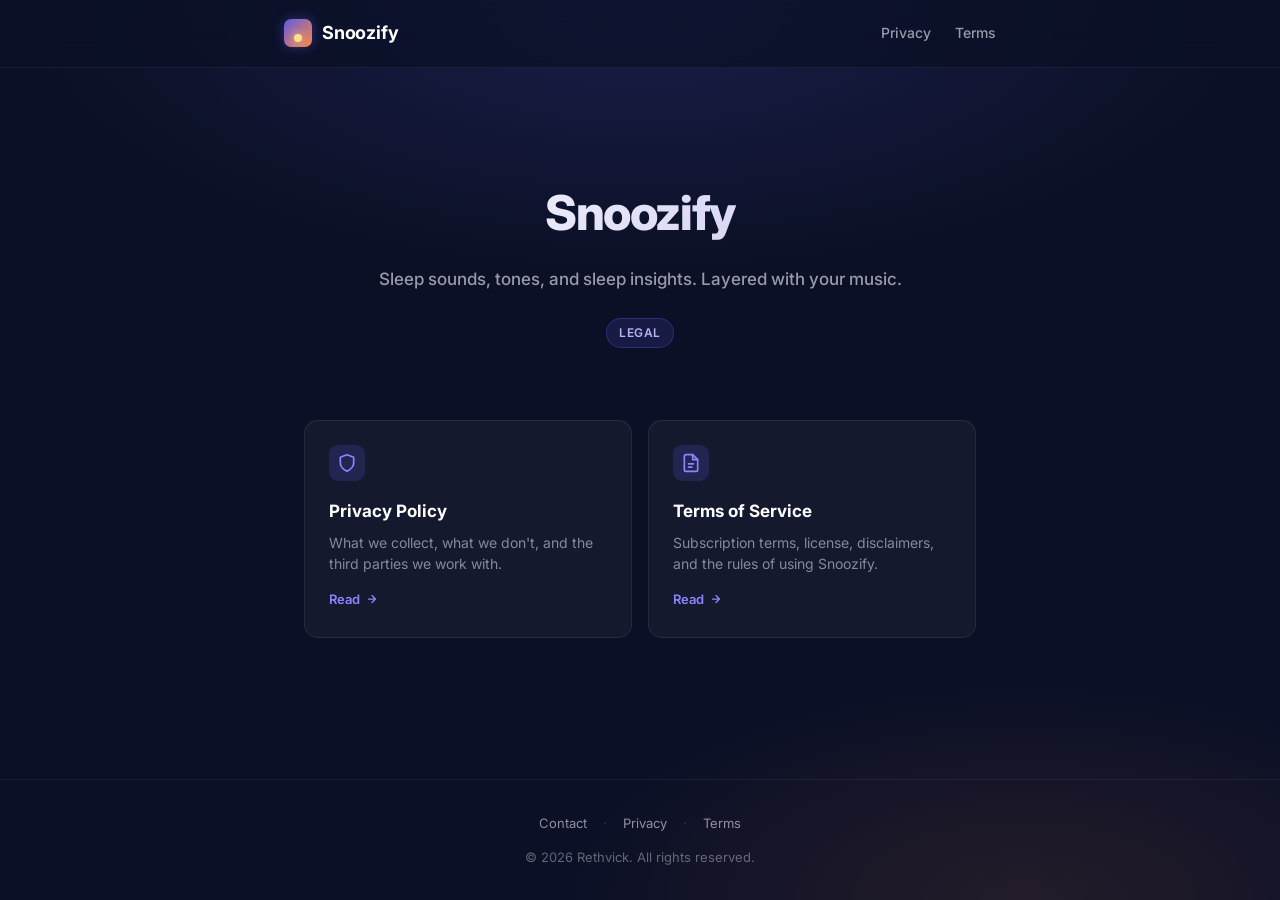
<file: index.html>
<!DOCTYPE html>
<html lang="en">
<head>
<meta charset="utf-8">
<meta name="viewport" content="width=device-width, initial-scale=1">
<title>Snoozify - Legal</title>
<meta name="description" content="Legal documents for Snoozify, the sleep sounds and Apple Music mixer.">
<link rel="stylesheet" href="style.css">
</head>
<body>
<header class="site-header">
  <div class="wrap">
    <a href="index.html" class="brand">
      <span class="brand-mark"></span>
      Snoozify
    </a>
    <nav class="site-nav">
      <a href="privacy.html">Privacy</a>
      <a href="terms.html">Terms</a>
    </nav>
  </div>
</header>

<main>
  <section class="hero">
    <h1>Snoozify</h1>
    <p class="subtitle">Sleep sounds, tones, and sleep insights. Layered with your music.</p>
    <span class="tag">Legal</span>
  </section>

  <section class="cards">
    <a class="card" href="privacy.html">
      <div class="card-icon">
        <svg width="20" height="20" viewBox="0 0 24 24" fill="none" stroke="currentColor" stroke-width="2" stroke-linecap="round" stroke-linejoin="round">
          <path d="M12 22s8-4 8-10V5l-8-3-8 3v7c0 6 8 10 8 10z"/>
        </svg>
      </div>
      <h3>Privacy Policy</h3>
      <p>What we collect, what we don't, and the third parties we work with.</p>
      <span class="card-arrow">Read
        <svg width="12" height="12" viewBox="0 0 24 24" fill="none" stroke="currentColor" stroke-width="2.5" stroke-linecap="round" stroke-linejoin="round"><path d="M5 12h14M12 5l7 7-7 7"/></svg>
      </span>
    </a>
    <a class="card" href="terms.html">
      <div class="card-icon">
        <svg width="20" height="20" viewBox="0 0 24 24" fill="none" stroke="currentColor" stroke-width="2" stroke-linecap="round" stroke-linejoin="round">
          <path d="M14 2H6a2 2 0 0 0-2 2v16a2 2 0 0 0 2 2h12a2 2 0 0 0 2-2V8z"/>
          <polyline points="14 2 14 8 20 8"/>
          <line x1="9" y1="13" x2="15" y2="13"/>
          <line x1="9" y1="17" x2="13" y2="17"/>
        </svg>
      </div>
      <h3>Terms of Service</h3>
      <p>Subscription terms, license, disclaimers, and the rules of using Snoozify.</p>
      <span class="card-arrow">Read
        <svg width="12" height="12" viewBox="0 0 24 24" fill="none" stroke="currentColor" stroke-width="2.5" stroke-linecap="round" stroke-linejoin="round"><path d="M5 12h14M12 5l7 7-7 7"/></svg>
      </span>
    </a>
  </section>
</main>

<footer class="site-footer">
  <div>
    <a href="mailto:rethvickofficial@gmail.com">Contact</a>
    <span class="dot">&middot;</span>
    <a href="privacy.html">Privacy</a>
    <span class="dot">&middot;</span>
    <a href="terms.html">Terms</a>
  </div>
  <div style="margin-top: 12px;">&copy; 2026 Rethvick. All rights reserved.</div>
</footer>
</body>
</html>
</file>
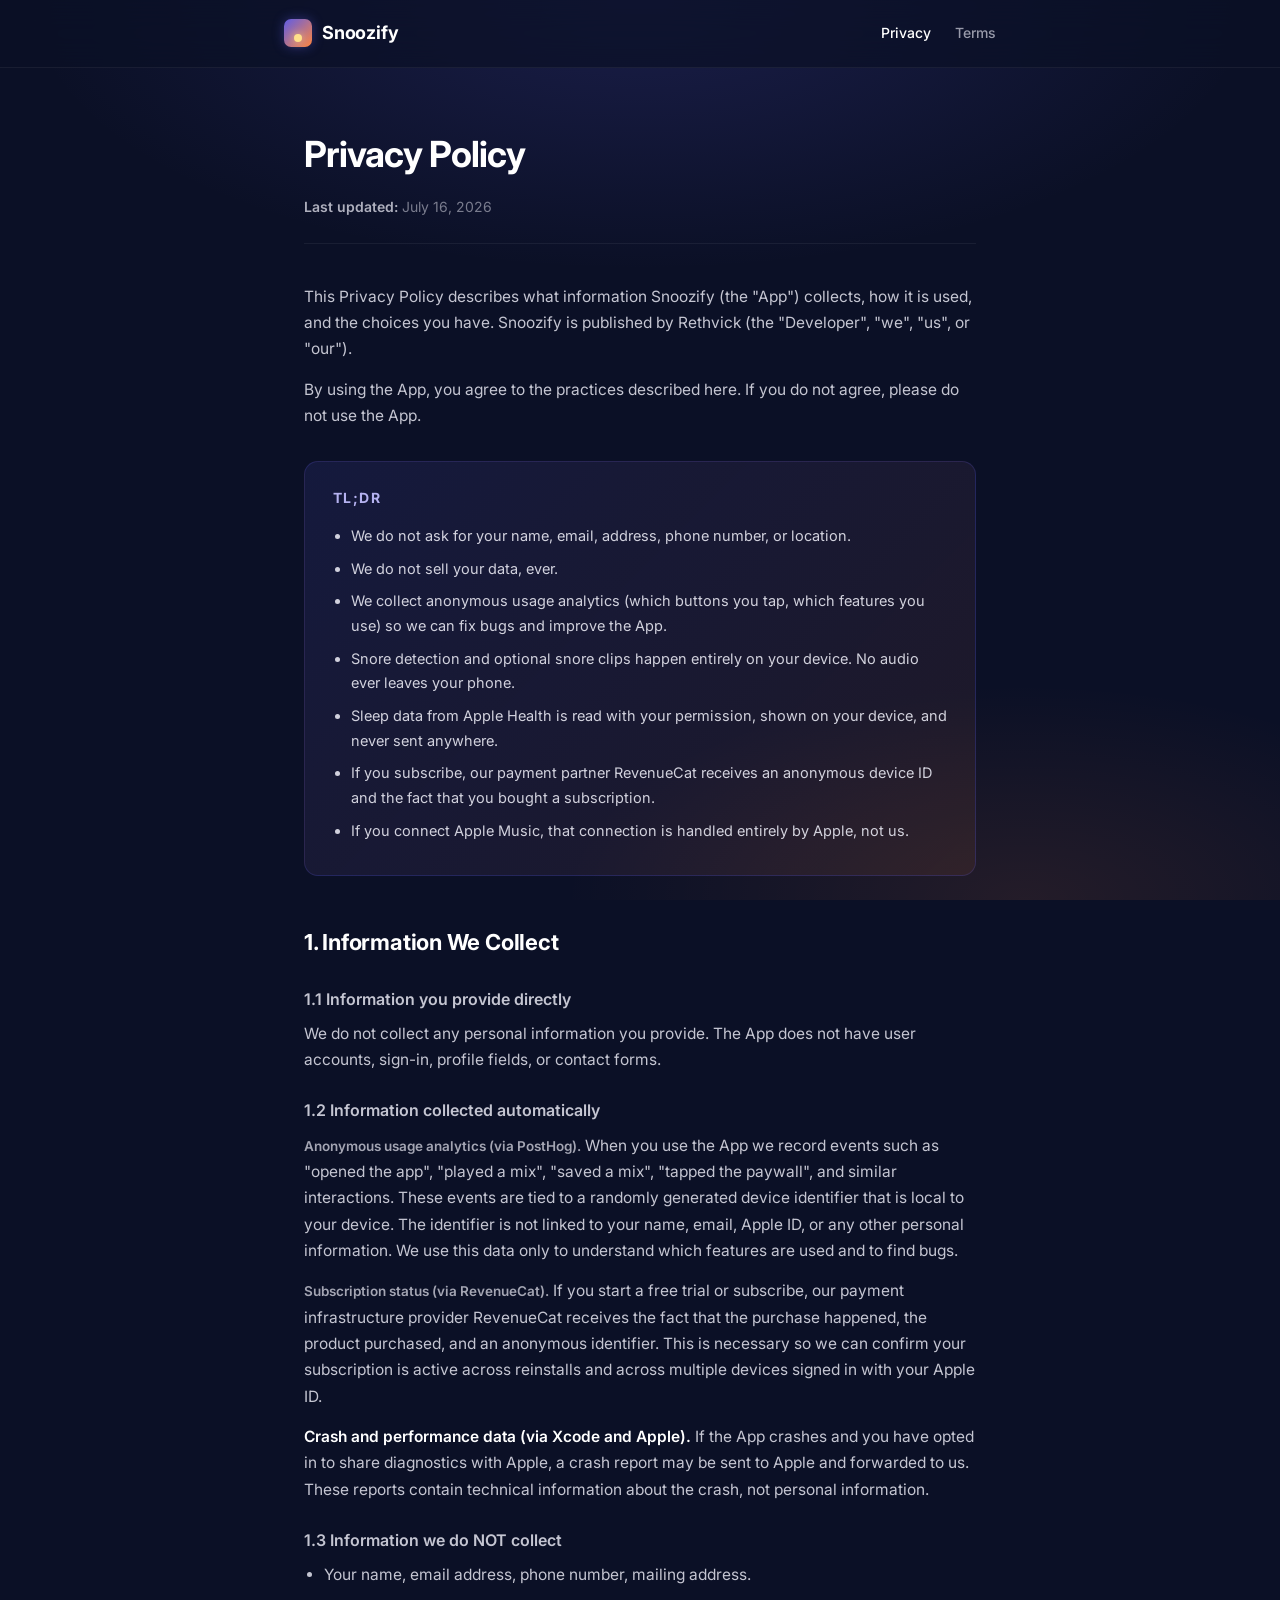
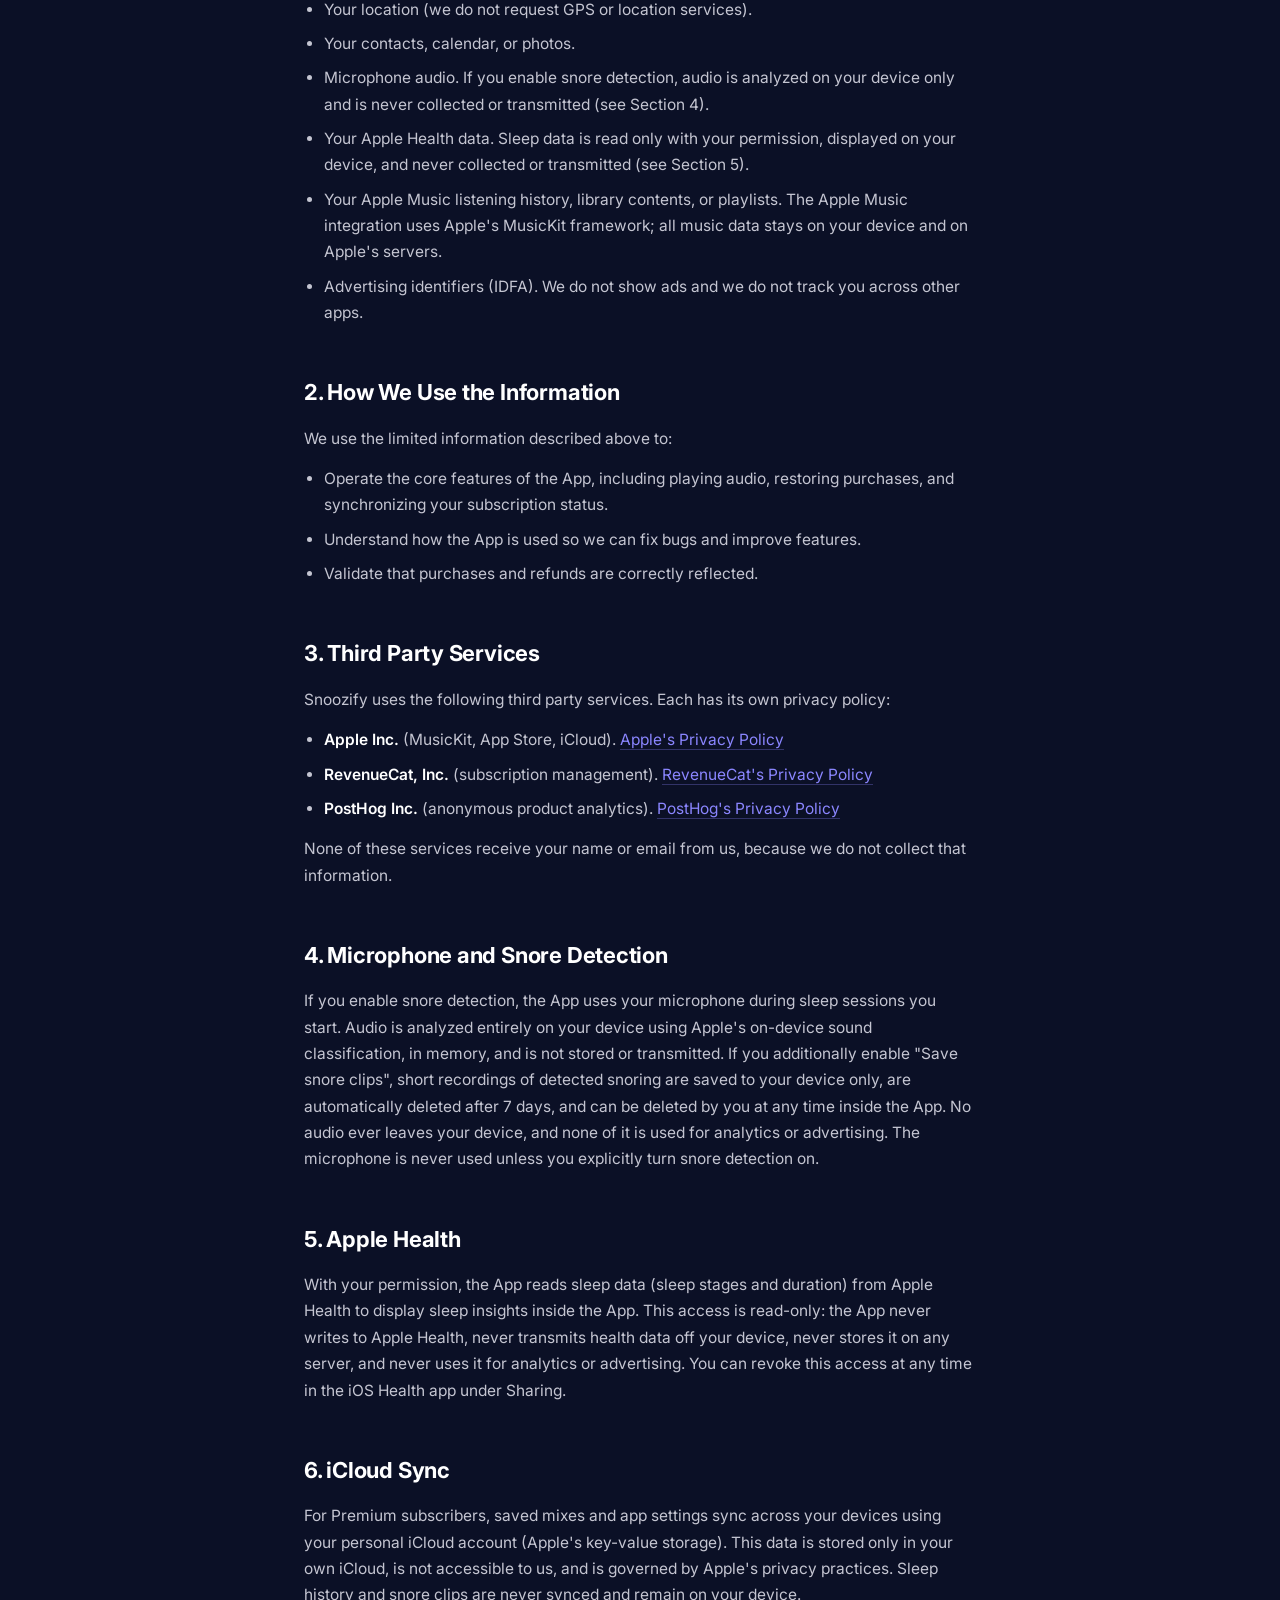
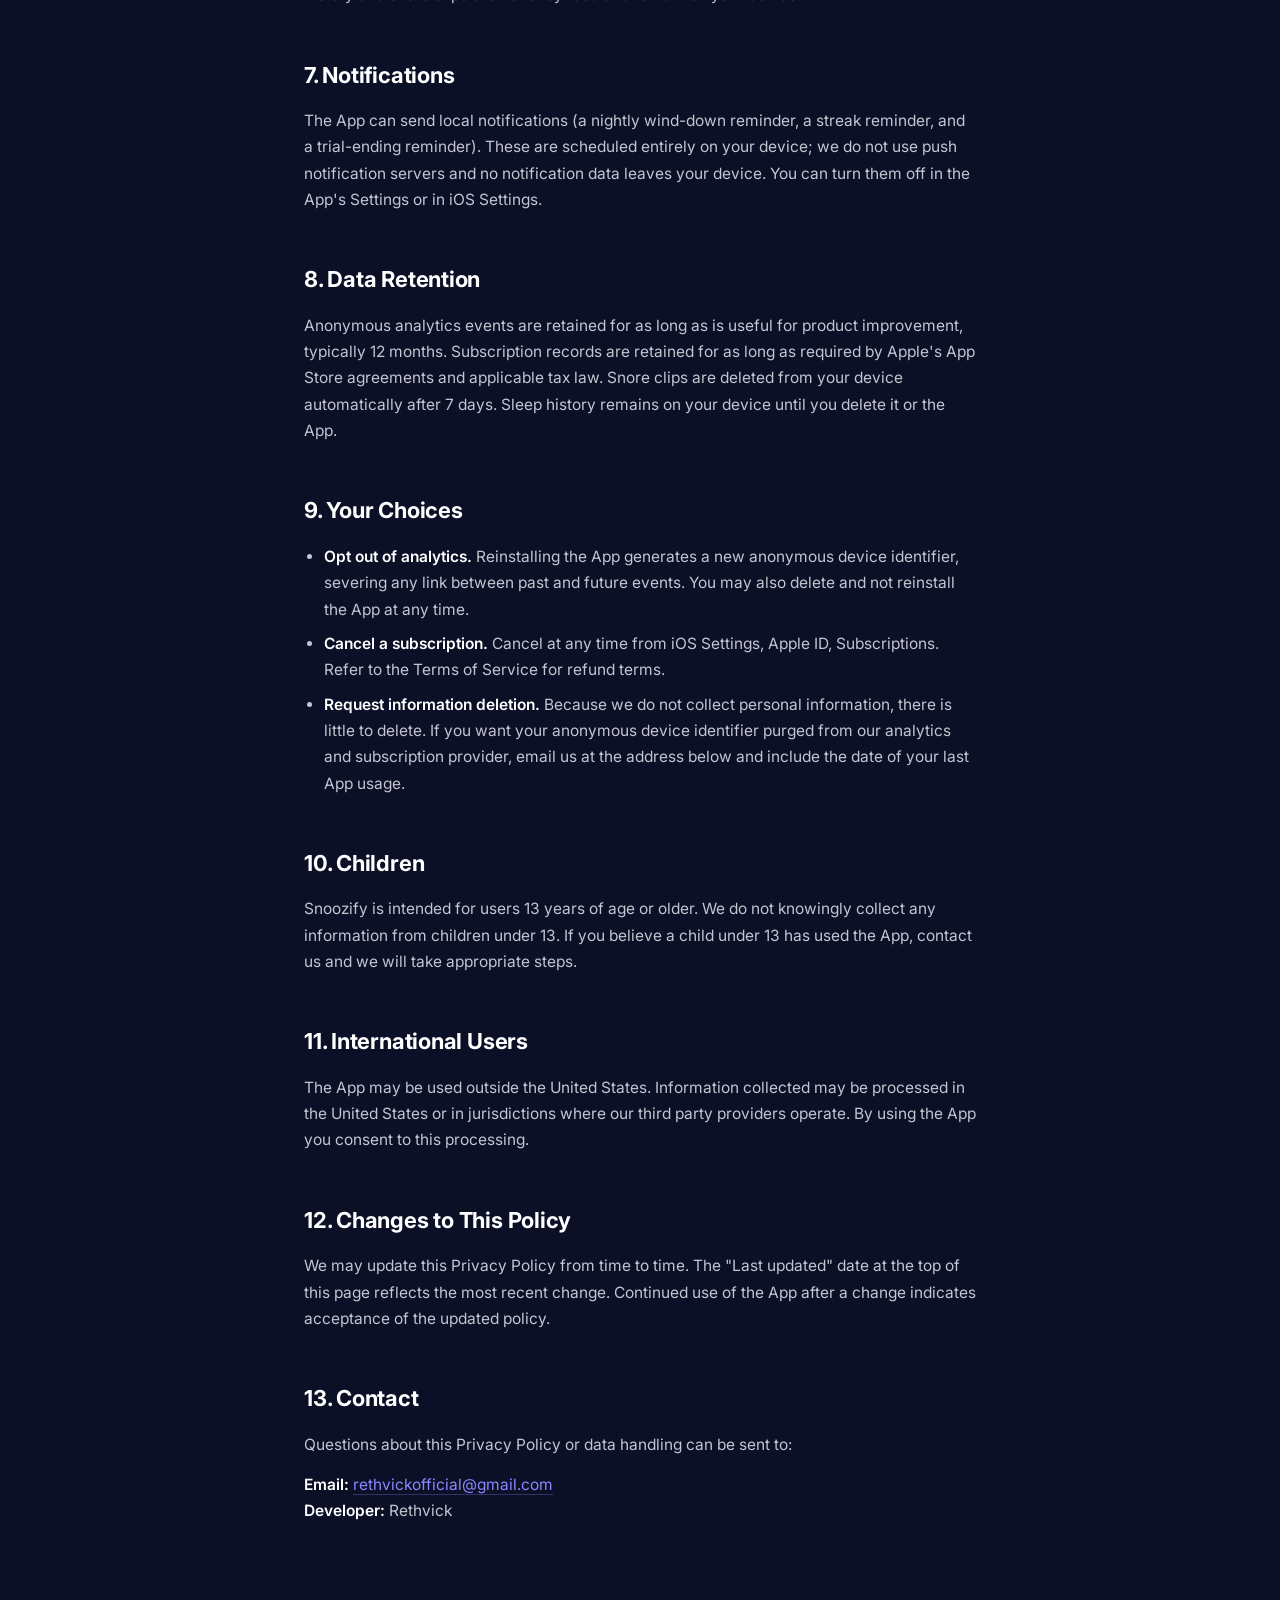
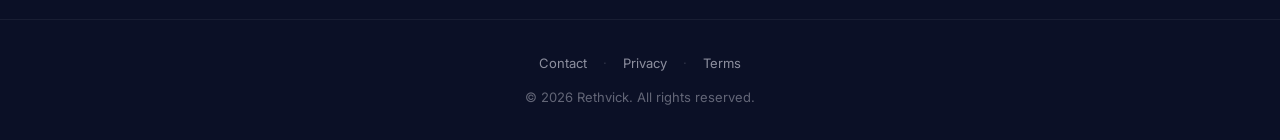
<file: privacy.html>
<!DOCTYPE html>
<html lang="en">
<head>
<meta charset="utf-8">
<meta name="viewport" content="width=device-width, initial-scale=1">
<title>Privacy Policy - Snoozify</title>
<meta name="description" content="Privacy Policy for Snoozify. What we collect, how we use it, and the choices you have.">
<link rel="stylesheet" href="style.css">
</head>
<body>
<header class="site-header">
  <div class="wrap">
    <a href="index.html" class="brand">
      <span class="brand-mark"></span>
      Snoozify
    </a>
    <nav class="site-nav">
      <a href="privacy.html" class="active">Privacy</a>
      <a href="terms.html">Terms</a>
    </nav>
  </div>
</header>

<main>
  <div class="doc-header">
    <h1>Privacy Policy</h1>
    <p class="last-updated"><strong>Last updated:</strong> July 16, 2026</p>
  </div>

  <div class="doc-body">
    <p>This Privacy Policy describes what information Snoozify (the "App") collects, how it is used, and the choices you have. Snoozify is published by Rethvick (the "Developer", "we", "us", or "our").</p>
    <p>By using the App, you agree to the practices described here. If you do not agree, please do not use the App.</p>

    <div class="tldr">
      <h2>TL;DR</h2>
      <ul>
        <li>We do not ask for your name, email, address, phone number, or location.</li>
        <li>We do not sell your data, ever.</li>
        <li>We collect anonymous usage analytics (which buttons you tap, which features you use) so we can fix bugs and improve the App.</li>
        <li>Snore detection and optional snore clips happen entirely on your device. No audio ever leaves your phone.</li>
        <li>Sleep data from Apple Health is read with your permission, shown on your device, and never sent anywhere.</li>
        <li>If you subscribe, our payment partner RevenueCat receives an anonymous device ID and the fact that you bought a subscription.</li>
        <li>If you connect Apple Music, that connection is handled entirely by Apple, not us.</li>
      </ul>
    </div>

    <h2>1. Information We Collect</h2>

    <h3>1.1 Information you provide directly</h3>
    <p>We do not collect any personal information you provide. The App does not have user accounts, sign-in, profile fields, or contact forms.</p>

    <h3>1.2 Information collected automatically</h3>
    <p><strong>Anonymous usage analytics (via PostHog).</strong> When you use the App we record events such as "opened the app", "played a mix", "saved a mix", "tapped the paywall", and similar interactions. These events are tied to a randomly generated device identifier that is local to your device. The identifier is not linked to your name, email, Apple ID, or any other personal information. We use this data only to understand which features are used and to find bugs.</p>
    <p><strong>Subscription status (via RevenueCat).</strong> If you start a free trial or subscribe, our payment infrastructure provider RevenueCat receives the fact that the purchase happened, the product purchased, and an anonymous identifier. This is necessary so we can confirm your subscription is active across reinstalls and across multiple devices signed in with your Apple ID.</p>
    <p><strong>Crash and performance data (via Xcode and Apple).</strong> If the App crashes and you have opted in to share diagnostics with Apple, a crash report may be sent to Apple and forwarded to us. These reports contain technical information about the crash, not personal information.</p>

    <h3>1.3 Information we do NOT collect</h3>
    <ul>
      <li>Your name, email address, phone number, mailing address.</li>
      <li>Your location (we do not request GPS or location services).</li>
      <li>Your contacts, calendar, or photos.</li>
      <li>Microphone audio. If you enable snore detection, audio is analyzed on your device only and is never collected or transmitted (see Section 4).</li>
      <li>Your Apple Health data. Sleep data is read only with your permission, displayed on your device, and never collected or transmitted (see Section 5).</li>
      <li>Your Apple Music listening history, library contents, or playlists. The Apple Music integration uses Apple's MusicKit framework; all music data stays on your device and on Apple's servers.</li>
      <li>Advertising identifiers (IDFA). We do not show ads and we do not track you across other apps.</li>
    </ul>

    <h2>2. How We Use the Information</h2>
    <p>We use the limited information described above to:</p>
    <ul>
      <li>Operate the core features of the App, including playing audio, restoring purchases, and synchronizing your subscription status.</li>
      <li>Understand how the App is used so we can fix bugs and improve features.</li>
      <li>Validate that purchases and refunds are correctly reflected.</li>
    </ul>

    <h2>3. Third Party Services</h2>
    <p>Snoozify uses the following third party services. Each has its own privacy policy:</p>
    <ul>
      <li><strong>Apple Inc.</strong> (MusicKit, App Store, iCloud). <a href="https://www.apple.com/legal/privacy/" target="_blank" rel="noopener">Apple's Privacy Policy</a></li>
      <li><strong>RevenueCat, Inc.</strong> (subscription management). <a href="https://www.revenuecat.com/privacy/" target="_blank" rel="noopener">RevenueCat's Privacy Policy</a></li>
      <li><strong>PostHog Inc.</strong> (anonymous product analytics). <a href="https://posthog.com/privacy" target="_blank" rel="noopener">PostHog's Privacy Policy</a></li>
    </ul>
    <p>None of these services receive your name or email from us, because we do not collect that information.</p>

    <h2>4. Microphone and Snore Detection</h2>
    <p>If you enable snore detection, the App uses your microphone during sleep sessions you start. Audio is analyzed entirely on your device using Apple's on-device sound classification, in memory, and is not stored or transmitted. If you additionally enable "Save snore clips", short recordings of detected snoring are saved to your device only, are automatically deleted after 7 days, and can be deleted by you at any time inside the App. No audio ever leaves your device, and none of it is used for analytics or advertising. The microphone is never used unless you explicitly turn snore detection on.</p>

    <h2>5. Apple Health</h2>
    <p>With your permission, the App reads sleep data (sleep stages and duration) from Apple Health to display sleep insights inside the App. This access is read-only: the App never writes to Apple Health, never transmits health data off your device, never stores it on any server, and never uses it for analytics or advertising. You can revoke this access at any time in the iOS Health app under Sharing.</p>

    <h2>6. iCloud Sync</h2>
    <p>For Premium subscribers, saved mixes and app settings sync across your devices using your personal iCloud account (Apple's key-value storage). This data is stored only in your own iCloud, is not accessible to us, and is governed by Apple's privacy practices. Sleep history and snore clips are never synced and remain on your device.</p>

    <h2>7. Notifications</h2>
    <p>The App can send local notifications (a nightly wind-down reminder, a streak reminder, and a trial-ending reminder). These are scheduled entirely on your device; we do not use push notification servers and no notification data leaves your device. You can turn them off in the App's Settings or in iOS Settings.</p>

    <h2>8. Data Retention</h2>
    <p>Anonymous analytics events are retained for as long as is useful for product improvement, typically 12 months. Subscription records are retained for as long as required by Apple's App Store agreements and applicable tax law. Snore clips are deleted from your device automatically after 7 days. Sleep history remains on your device until you delete it or the App.</p>

    <h2>9. Your Choices</h2>
    <ul>
      <li><strong>Opt out of analytics.</strong> Reinstalling the App generates a new anonymous device identifier, severing any link between past and future events. You may also delete and not reinstall the App at any time.</li>
      <li><strong>Cancel a subscription.</strong> Cancel at any time from iOS Settings, Apple ID, Subscriptions. Refer to the Terms of Service for refund terms.</li>
      <li><strong>Request information deletion.</strong> Because we do not collect personal information, there is little to delete. If you want your anonymous device identifier purged from our analytics and subscription provider, email us at the address below and include the date of your last App usage.</li>
    </ul>

    <h2>10. Children</h2>
    <p>Snoozify is intended for users 13 years of age or older. We do not knowingly collect any information from children under 13. If you believe a child under 13 has used the App, contact us and we will take appropriate steps.</p>

    <h2>11. International Users</h2>
    <p>The App may be used outside the United States. Information collected may be processed in the United States or in jurisdictions where our third party providers operate. By using the App you consent to this processing.</p>

    <h2>12. Changes to This Policy</h2>
    <p>We may update this Privacy Policy from time to time. The "Last updated" date at the top of this page reflects the most recent change. Continued use of the App after a change indicates acceptance of the updated policy.</p>

    <h2>13. Contact</h2>
    <p>Questions about this Privacy Policy or data handling can be sent to:</p>
    <p><strong>Email:</strong> <a href="mailto:rethvickofficial@gmail.com">rethvickofficial@gmail.com</a><br>
    <strong>Developer:</strong> Rethvick</p>
  </div>
</main>

<footer class="site-footer">
  <div>
    <a href="mailto:rethvickofficial@gmail.com">Contact</a>
    <span class="dot">&middot;</span>
    <a href="privacy.html">Privacy</a>
    <span class="dot">&middot;</span>
    <a href="terms.html">Terms</a>
  </div>
  <div style="margin-top: 12px;">&copy; 2026 Rethvick. All rights reserved.</div>
</footer>
</body>
</html>
</file>
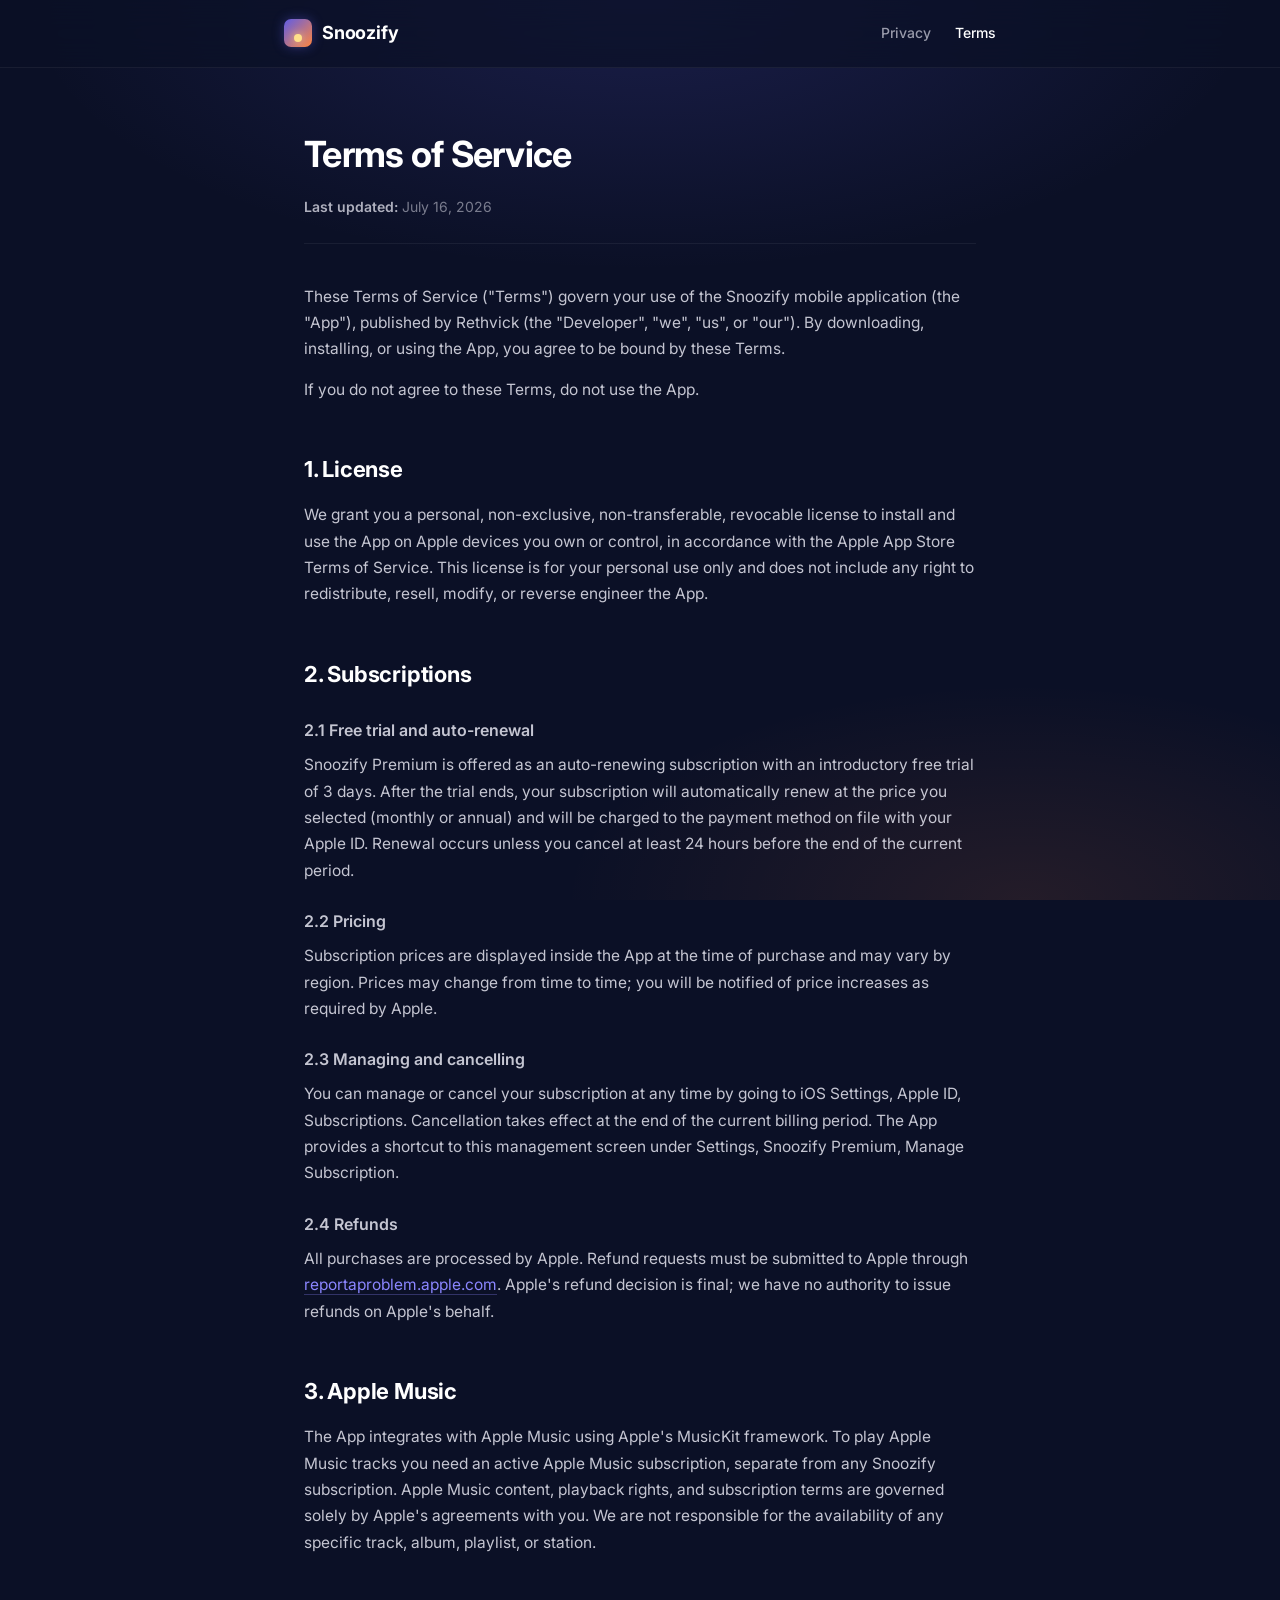
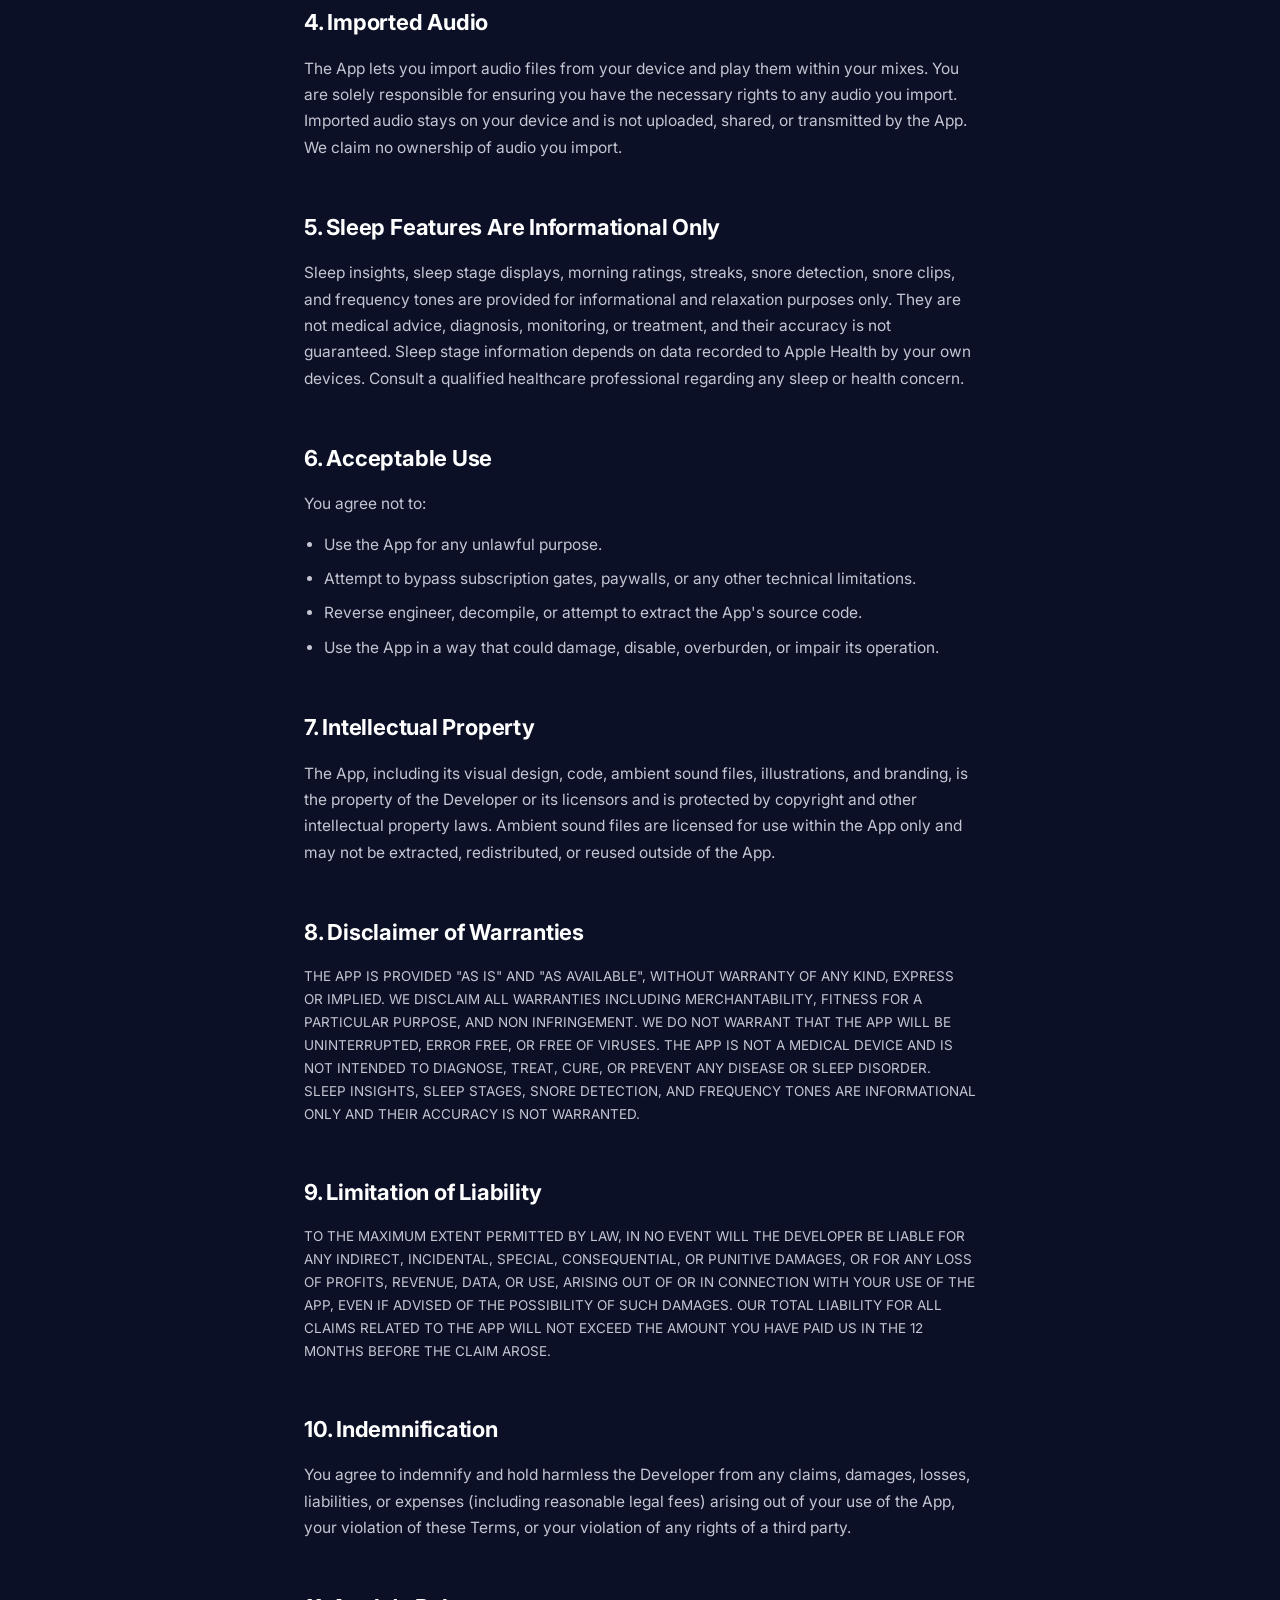
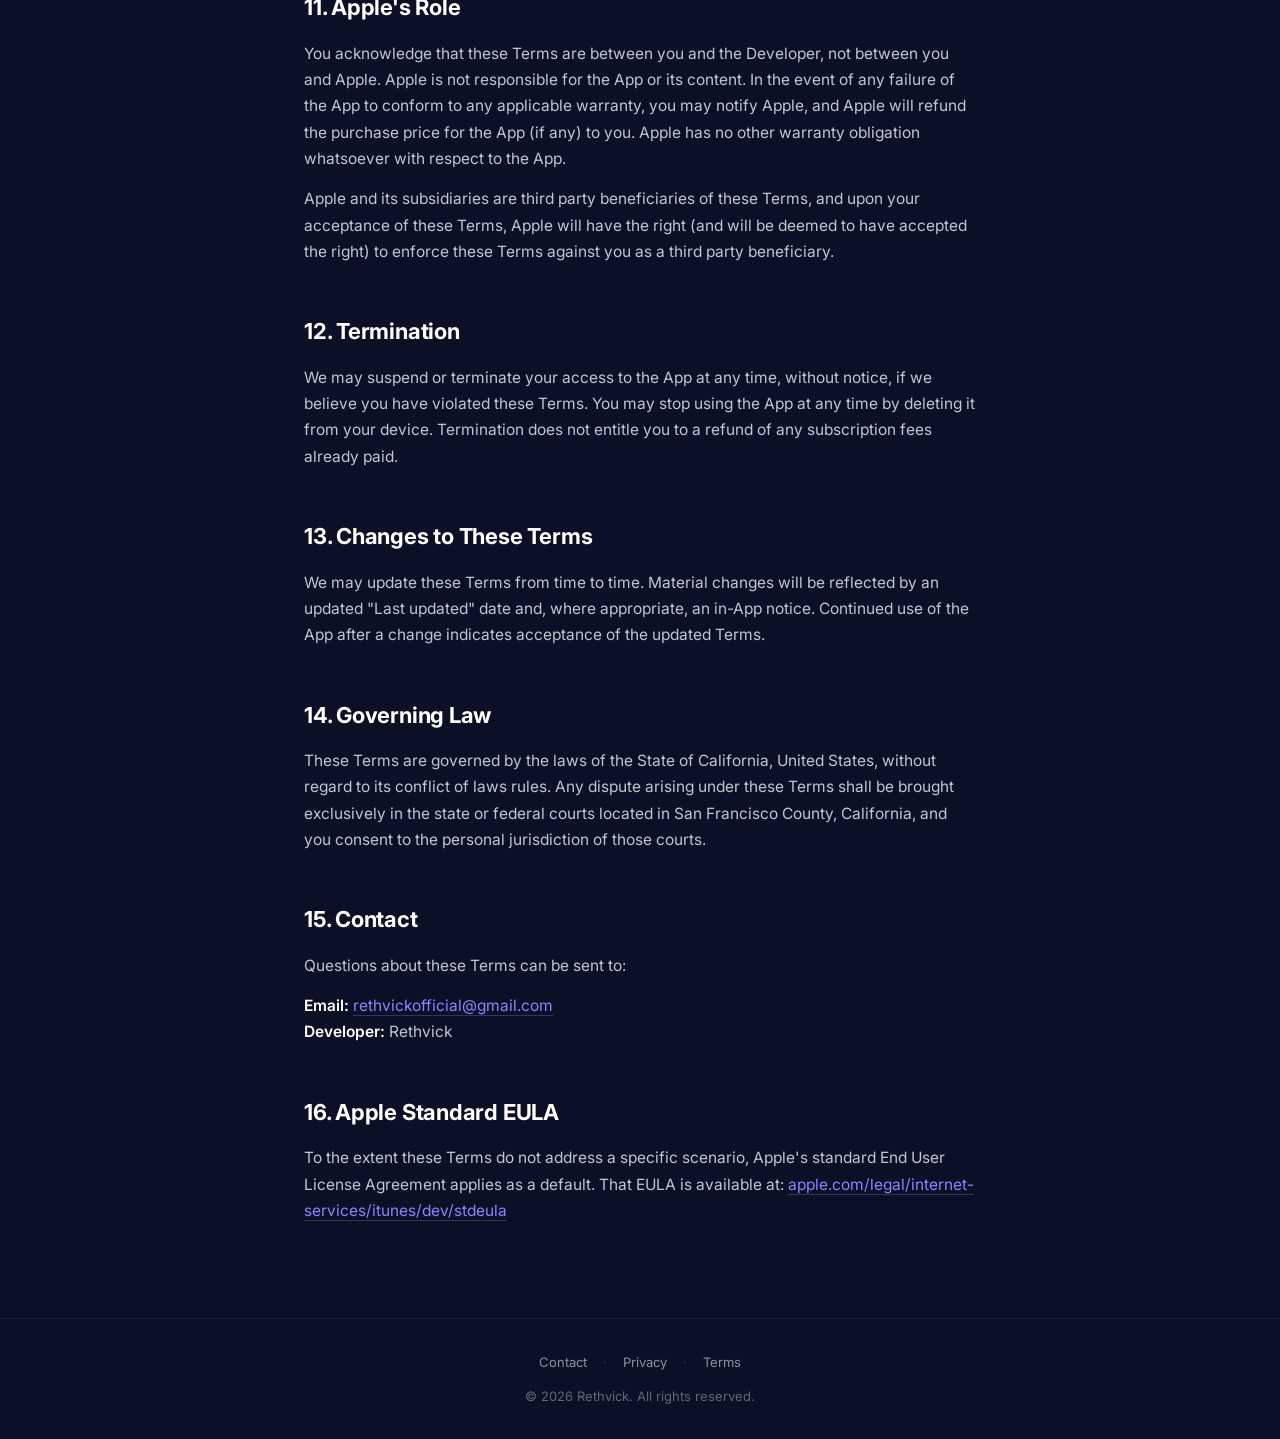
<file: terms.html>
<!DOCTYPE html>
<html lang="en">
<head>
<meta charset="utf-8">
<meta name="viewport" content="width=device-width, initial-scale=1">
<title>Terms of Service - Snoozify</title>
<meta name="description" content="Terms of Service for Snoozify. Subscription terms, license, and use of the App.">
<link rel="stylesheet" href="style.css">
</head>
<body>
<header class="site-header">
  <div class="wrap">
    <a href="index.html" class="brand">
      <span class="brand-mark"></span>
      Snoozify
    </a>
    <nav class="site-nav">
      <a href="privacy.html">Privacy</a>
      <a href="terms.html" class="active">Terms</a>
    </nav>
  </div>
</header>

<main>
  <div class="doc-header">
    <h1>Terms of Service</h1>
    <p class="last-updated"><strong>Last updated:</strong> July 16, 2026</p>
  </div>

  <div class="doc-body">
    <p>These Terms of Service ("Terms") govern your use of the Snoozify mobile application (the "App"), published by Rethvick (the "Developer", "we", "us", or "our"). By downloading, installing, or using the App, you agree to be bound by these Terms.</p>
    <p>If you do not agree to these Terms, do not use the App.</p>

    <h2>1. License</h2>
    <p>We grant you a personal, non-exclusive, non-transferable, revocable license to install and use the App on Apple devices you own or control, in accordance with the Apple App Store Terms of Service. This license is for your personal use only and does not include any right to redistribute, resell, modify, or reverse engineer the App.</p>

    <h2>2. Subscriptions</h2>

    <h3>2.1 Free trial and auto-renewal</h3>
    <p>Snoozify Premium is offered as an auto-renewing subscription with an introductory free trial of 3 days. After the trial ends, your subscription will automatically renew at the price you selected (monthly or annual) and will be charged to the payment method on file with your Apple ID. Renewal occurs unless you cancel at least 24 hours before the end of the current period.</p>

    <h3>2.2 Pricing</h3>
    <p>Subscription prices are displayed inside the App at the time of purchase and may vary by region. Prices may change from time to time; you will be notified of price increases as required by Apple.</p>

    <h3>2.3 Managing and cancelling</h3>
    <p>You can manage or cancel your subscription at any time by going to iOS Settings, Apple ID, Subscriptions. Cancellation takes effect at the end of the current billing period. The App provides a shortcut to this management screen under Settings, Snoozify Premium, Manage Subscription.</p>

    <h3>2.4 Refunds</h3>
    <p>All purchases are processed by Apple. Refund requests must be submitted to Apple through <a href="https://reportaproblem.apple.com" target="_blank" rel="noopener">reportaproblem.apple.com</a>. Apple's refund decision is final; we have no authority to issue refunds on Apple's behalf.</p>

    <h2>3. Apple Music</h2>
    <p>The App integrates with Apple Music using Apple's MusicKit framework. To play Apple Music tracks you need an active Apple Music subscription, separate from any Snoozify subscription. Apple Music content, playback rights, and subscription terms are governed solely by Apple's agreements with you. We are not responsible for the availability of any specific track, album, playlist, or station.</p>

    <h2>4. Imported Audio</h2>
    <p>The App lets you import audio files from your device and play them within your mixes. You are solely responsible for ensuring you have the necessary rights to any audio you import. Imported audio stays on your device and is not uploaded, shared, or transmitted by the App. We claim no ownership of audio you import.</p>

    <h2>5. Sleep Features Are Informational Only</h2>
    <p>Sleep insights, sleep stage displays, morning ratings, streaks, snore detection, snore clips, and frequency tones are provided for informational and relaxation purposes only. They are not medical advice, diagnosis, monitoring, or treatment, and their accuracy is not guaranteed. Sleep stage information depends on data recorded to Apple Health by your own devices. Consult a qualified healthcare professional regarding any sleep or health concern.</p>

    <h2>6. Acceptable Use</h2>
    <p>You agree not to:</p>
    <ul>
      <li>Use the App for any unlawful purpose.</li>
      <li>Attempt to bypass subscription gates, paywalls, or any other technical limitations.</li>
      <li>Reverse engineer, decompile, or attempt to extract the App's source code.</li>
      <li>Use the App in a way that could damage, disable, overburden, or impair its operation.</li>
    </ul>

    <h2>7. Intellectual Property</h2>
    <p>The App, including its visual design, code, ambient sound files, illustrations, and branding, is the property of the Developer or its licensors and is protected by copyright and other intellectual property laws. Ambient sound files are licensed for use within the App only and may not be extracted, redistributed, or reused outside of the App.</p>

    <h2>8. Disclaimer of Warranties</h2>
    <p class="legal-caps">THE APP IS PROVIDED "AS IS" AND "AS AVAILABLE", WITHOUT WARRANTY OF ANY KIND, EXPRESS OR IMPLIED. WE DISCLAIM ALL WARRANTIES INCLUDING MERCHANTABILITY, FITNESS FOR A PARTICULAR PURPOSE, AND NON INFRINGEMENT. WE DO NOT WARRANT THAT THE APP WILL BE UNINTERRUPTED, ERROR FREE, OR FREE OF VIRUSES. THE APP IS NOT A MEDICAL DEVICE AND IS NOT INTENDED TO DIAGNOSE, TREAT, CURE, OR PREVENT ANY DISEASE OR SLEEP DISORDER. SLEEP INSIGHTS, SLEEP STAGES, SNORE DETECTION, AND FREQUENCY TONES ARE INFORMATIONAL ONLY AND THEIR ACCURACY IS NOT WARRANTED.</p>

    <h2>9. Limitation of Liability</h2>
    <p class="legal-caps">TO THE MAXIMUM EXTENT PERMITTED BY LAW, IN NO EVENT WILL THE DEVELOPER BE LIABLE FOR ANY INDIRECT, INCIDENTAL, SPECIAL, CONSEQUENTIAL, OR PUNITIVE DAMAGES, OR FOR ANY LOSS OF PROFITS, REVENUE, DATA, OR USE, ARISING OUT OF OR IN CONNECTION WITH YOUR USE OF THE APP, EVEN IF ADVISED OF THE POSSIBILITY OF SUCH DAMAGES. OUR TOTAL LIABILITY FOR ALL CLAIMS RELATED TO THE APP WILL NOT EXCEED THE AMOUNT YOU HAVE PAID US IN THE 12 MONTHS BEFORE THE CLAIM AROSE.</p>

    <h2>10. Indemnification</h2>
    <p>You agree to indemnify and hold harmless the Developer from any claims, damages, losses, liabilities, or expenses (including reasonable legal fees) arising out of your use of the App, your violation of these Terms, or your violation of any rights of a third party.</p>

    <h2>11. Apple's Role</h2>
    <p>You acknowledge that these Terms are between you and the Developer, not between you and Apple. Apple is not responsible for the App or its content. In the event of any failure of the App to conform to any applicable warranty, you may notify Apple, and Apple will refund the purchase price for the App (if any) to you. Apple has no other warranty obligation whatsoever with respect to the App.</p>
    <p>Apple and its subsidiaries are third party beneficiaries of these Terms, and upon your acceptance of these Terms, Apple will have the right (and will be deemed to have accepted the right) to enforce these Terms against you as a third party beneficiary.</p>

    <h2>12. Termination</h2>
    <p>We may suspend or terminate your access to the App at any time, without notice, if we believe you have violated these Terms. You may stop using the App at any time by deleting it from your device. Termination does not entitle you to a refund of any subscription fees already paid.</p>

    <h2>13. Changes to These Terms</h2>
    <p>We may update these Terms from time to time. Material changes will be reflected by an updated "Last updated" date and, where appropriate, an in-App notice. Continued use of the App after a change indicates acceptance of the updated Terms.</p>

    <h2>14. Governing Law</h2>
    <p>These Terms are governed by the laws of the State of California, United States, without regard to its conflict of laws rules. Any dispute arising under these Terms shall be brought exclusively in the state or federal courts located in San Francisco County, California, and you consent to the personal jurisdiction of those courts.</p>

    <h2>15. Contact</h2>
    <p>Questions about these Terms can be sent to:</p>
    <p><strong>Email:</strong> <a href="mailto:rethvickofficial@gmail.com">rethvickofficial@gmail.com</a><br>
    <strong>Developer:</strong> Rethvick</p>

    <h2>16. Apple Standard EULA</h2>
    <p>To the extent these Terms do not address a specific scenario, Apple's standard End User License Agreement applies as a default. That EULA is available at: <a href="https://www.apple.com/legal/internet-services/itunes/dev/stdeula/" target="_blank" rel="noopener">apple.com/legal/internet-services/itunes/dev/stdeula</a></p>
  </div>
</main>

<footer class="site-footer">
  <div>
    <a href="mailto:rethvickofficial@gmail.com">Contact</a>
    <span class="dot">&middot;</span>
    <a href="privacy.html">Privacy</a>
    <span class="dot">&middot;</span>
    <a href="terms.html">Terms</a>
  </div>
  <div style="margin-top: 12px;">&copy; 2026 Rethvick. All rights reserved.</div>
</footer>
</body>
</html>
</file>
<file: style.css>
/* Snoozify legal pages — shared stylesheet.
   Matches the app's night-sky + warm-glow palette so the web pages feel
   like an extension of the product, not a generic legal dump. */

@import url('https://fonts.googleapis.com/css2?family=Inter:wght@400;500;600;700;800&display=swap');

* { box-sizing: border-box; margin: 0; padding: 0; }
html { -webkit-text-size-adjust: 100%; }

body {
  font-family: 'Inter', -apple-system, BlinkMacSystemFont, sans-serif;
  background: #0B1026;
  background-image:
    radial-gradient(ellipse 80% 50% at 50% 0%, rgba(94, 92, 230, 0.18), transparent 60%),
    radial-gradient(ellipse 60% 40% at 80% 100%, rgba(255, 133, 64, 0.10), transparent 60%);
  background-attachment: fixed;
  color: #E5E5F0;
  line-height: 1.7;
  min-height: 100vh;
  display: flex;
  flex-direction: column;
}

/* ===== Header ===== */
.site-header {
  border-bottom: 1px solid rgba(255, 255, 255, 0.06);
  background: rgba(11, 16, 38, 0.7);
  backdrop-filter: blur(20px);
  -webkit-backdrop-filter: blur(20px);
  position: sticky;
  top: 0;
  z-index: 10;
}
.site-header .wrap {
  max-width: 760px;
  margin: 0 auto;
  padding: 18px 24px;
  display: flex;
  align-items: center;
  justify-content: space-between;
  gap: 24px;
}
.brand {
  display: flex;
  align-items: center;
  gap: 10px;
  text-decoration: none;
  color: #FFFFFF;
  font-weight: 700;
  font-size: 18px;
  letter-spacing: -0.01em;
}
.brand-mark {
  width: 28px;
  height: 28px;
  border-radius: 7px;
  background: linear-gradient(135deg, #5E5CE6 0%, #FF8540 100%);
  position: relative;
  flex-shrink: 0;
  box-shadow: 0 0 12px rgba(94, 92, 230, 0.4);
}
.brand-mark::after {
  content: "";
  position: absolute;
  width: 8px;
  height: 8px;
  background: #FFE08A;
  border-radius: 50%;
  bottom: 5px;
  left: 50%;
  transform: translateX(-50%);
  box-shadow: 0 0 8px rgba(255, 224, 138, 0.8);
}
.site-nav {
  display: flex;
  gap: 24px;
  font-size: 14px;
}
.site-nav a {
  color: rgba(229, 229, 240, 0.65);
  text-decoration: none;
  font-weight: 500;
  transition: color 0.15s ease;
}
.site-nav a:hover,
.site-nav a.active {
  color: #FFFFFF;
}

/* ===== Main content area ===== */
main {
  flex: 1;
  max-width: 720px;
  margin: 0 auto;
  padding: 56px 24px 80px;
  width: 100%;
}

/* ===== Landing page hero ===== */
.hero {
  text-align: center;
  padding: 48px 0 32px;
}
.hero h1 {
  font-size: 48px;
  font-weight: 800;
  letter-spacing: -0.03em;
  background: linear-gradient(135deg, #FFFFFF 0%, #C6C2EE 100%);
  -webkit-background-clip: text;
  background-clip: text;
  -webkit-text-fill-color: transparent;
  margin-bottom: 12px;
}
.hero .subtitle {
  font-size: 17px;
  color: rgba(229, 229, 240, 0.65);
  font-weight: 500;
  margin-bottom: 8px;
}
.hero .tag {
  display: inline-block;
  padding: 4px 12px;
  background: rgba(94, 92, 230, 0.15);
  border: 1px solid rgba(94, 92, 230, 0.3);
  border-radius: 999px;
  font-size: 12px;
  font-weight: 600;
  color: #B5B2F0;
  letter-spacing: 0.04em;
  text-transform: uppercase;
  margin-top: 16px;
}

/* ===== Doc cards on landing ===== */
.cards {
  display: grid;
  grid-template-columns: 1fr 1fr;
  gap: 16px;
  margin-top: 40px;
}
@media (max-width: 540px) {
  .cards { grid-template-columns: 1fr; }
}
.card {
  display: block;
  padding: 24px;
  background: rgba(255, 255, 255, 0.04);
  border: 1px solid rgba(255, 255, 255, 0.08);
  border-radius: 14px;
  text-decoration: none;
  color: inherit;
  transition: all 0.2s ease;
}
.card:hover {
  background: rgba(255, 255, 255, 0.07);
  border-color: rgba(94, 92, 230, 0.5);
  transform: translateY(-2px);
}
.card .card-icon {
  width: 36px;
  height: 36px;
  border-radius: 9px;
  background: rgba(94, 92, 230, 0.18);
  display: flex;
  align-items: center;
  justify-content: center;
  margin-bottom: 16px;
  color: #8B86FF;
}
.card h3 {
  font-size: 17px;
  font-weight: 700;
  color: #FFFFFF;
  margin-bottom: 6px;
}
.card p {
  font-size: 14px;
  color: rgba(229, 229, 240, 0.55);
  line-height: 1.5;
}
.card-arrow {
  display: inline-flex;
  align-items: center;
  gap: 6px;
  margin-top: 14px;
  font-size: 13px;
  font-weight: 600;
  color: #8B86FF;
}

/* ===== Document page title + meta ===== */
.doc-header {
  margin-bottom: 40px;
  padding-bottom: 24px;
  border-bottom: 1px solid rgba(255, 255, 255, 0.06);
}
.doc-header h1 {
  font-size: 36px;
  font-weight: 700;
  letter-spacing: -0.02em;
  color: #FFFFFF;
  margin-bottom: 10px;
}
.doc-header .last-updated {
  font-size: 14px;
  color: rgba(229, 229, 240, 0.5);
}
.doc-header .last-updated strong {
  color: rgba(229, 229, 240, 0.75);
  font-weight: 600;
}

/* ===== Body typography ===== */
.doc-body { font-size: 15.5px; }
.doc-body h2 {
  font-size: 22px;
  font-weight: 700;
  color: #FFFFFF;
  margin-top: 48px;
  margin-bottom: 14px;
  letter-spacing: -0.01em;
}
.doc-body h3 {
  font-size: 16px;
  font-weight: 600;
  color: rgba(229, 229, 240, 0.85);
  margin-top: 24px;
  margin-bottom: 8px;
}
.doc-body p { margin-bottom: 14px; color: rgba(229, 229, 240, 0.85); }
.doc-body ul { padding-left: 20px; margin-bottom: 14px; }
.doc-body li { margin-bottom: 8px; color: rgba(229, 229, 240, 0.85); }
.doc-body a {
  color: #8B86FF;
  text-decoration: none;
  border-bottom: 1px solid rgba(139, 134, 255, 0.3);
  transition: border-color 0.15s ease;
}
.doc-body a:hover { border-bottom-color: #8B86FF; }
.doc-body strong { color: #FFFFFF; font-weight: 600; }

/* TL;DR callout box */
.tldr {
  background: linear-gradient(135deg, rgba(94, 92, 230, 0.12), rgba(255, 133, 64, 0.08));
  border: 1px solid rgba(94, 92, 230, 0.2);
  border-radius: 14px;
  padding: 24px 28px;
  margin: 32px 0 40px;
}
.tldr h2 {
  margin-top: 0 !important;
  font-size: 14px !important;
  text-transform: uppercase;
  letter-spacing: 0.1em;
  color: #B5B2F0 !important;
  margin-bottom: 14px !important;
}
.tldr ul { padding-left: 18px; margin-bottom: 0; }
.tldr li { font-size: 14.5px; color: rgba(229, 229, 240, 0.9); }

/* Legal-style ALL CAPS blocks (disclaimers etc) */
.doc-body p:has(+ p) strong:only-child,
.legal-caps {
  font-size: 13.5px;
  color: rgba(229, 229, 240, 0.7);
}

/* ===== Footer ===== */
.site-footer {
  border-top: 1px solid rgba(255, 255, 255, 0.06);
  padding: 32px 24px;
  text-align: center;
  font-size: 13px;
  color: rgba(229, 229, 240, 0.4);
}
.site-footer a {
  color: rgba(229, 229, 240, 0.6);
  text-decoration: none;
  margin: 0 8px;
}
.site-footer a:hover { color: rgba(229, 229, 240, 0.9); }
.site-footer .dot { margin: 0 4px; opacity: 0.4; }

/* Mobile tweaks */
@media (max-width: 540px) {
  .site-header .wrap { padding: 14px 18px; }
  .site-nav { gap: 16px; }
  main { padding: 40px 18px 60px; }
  .hero h1 { font-size: 36px; }
  .doc-header h1 { font-size: 28px; }
  .doc-body h2 { font-size: 19px; }
}
</file>
